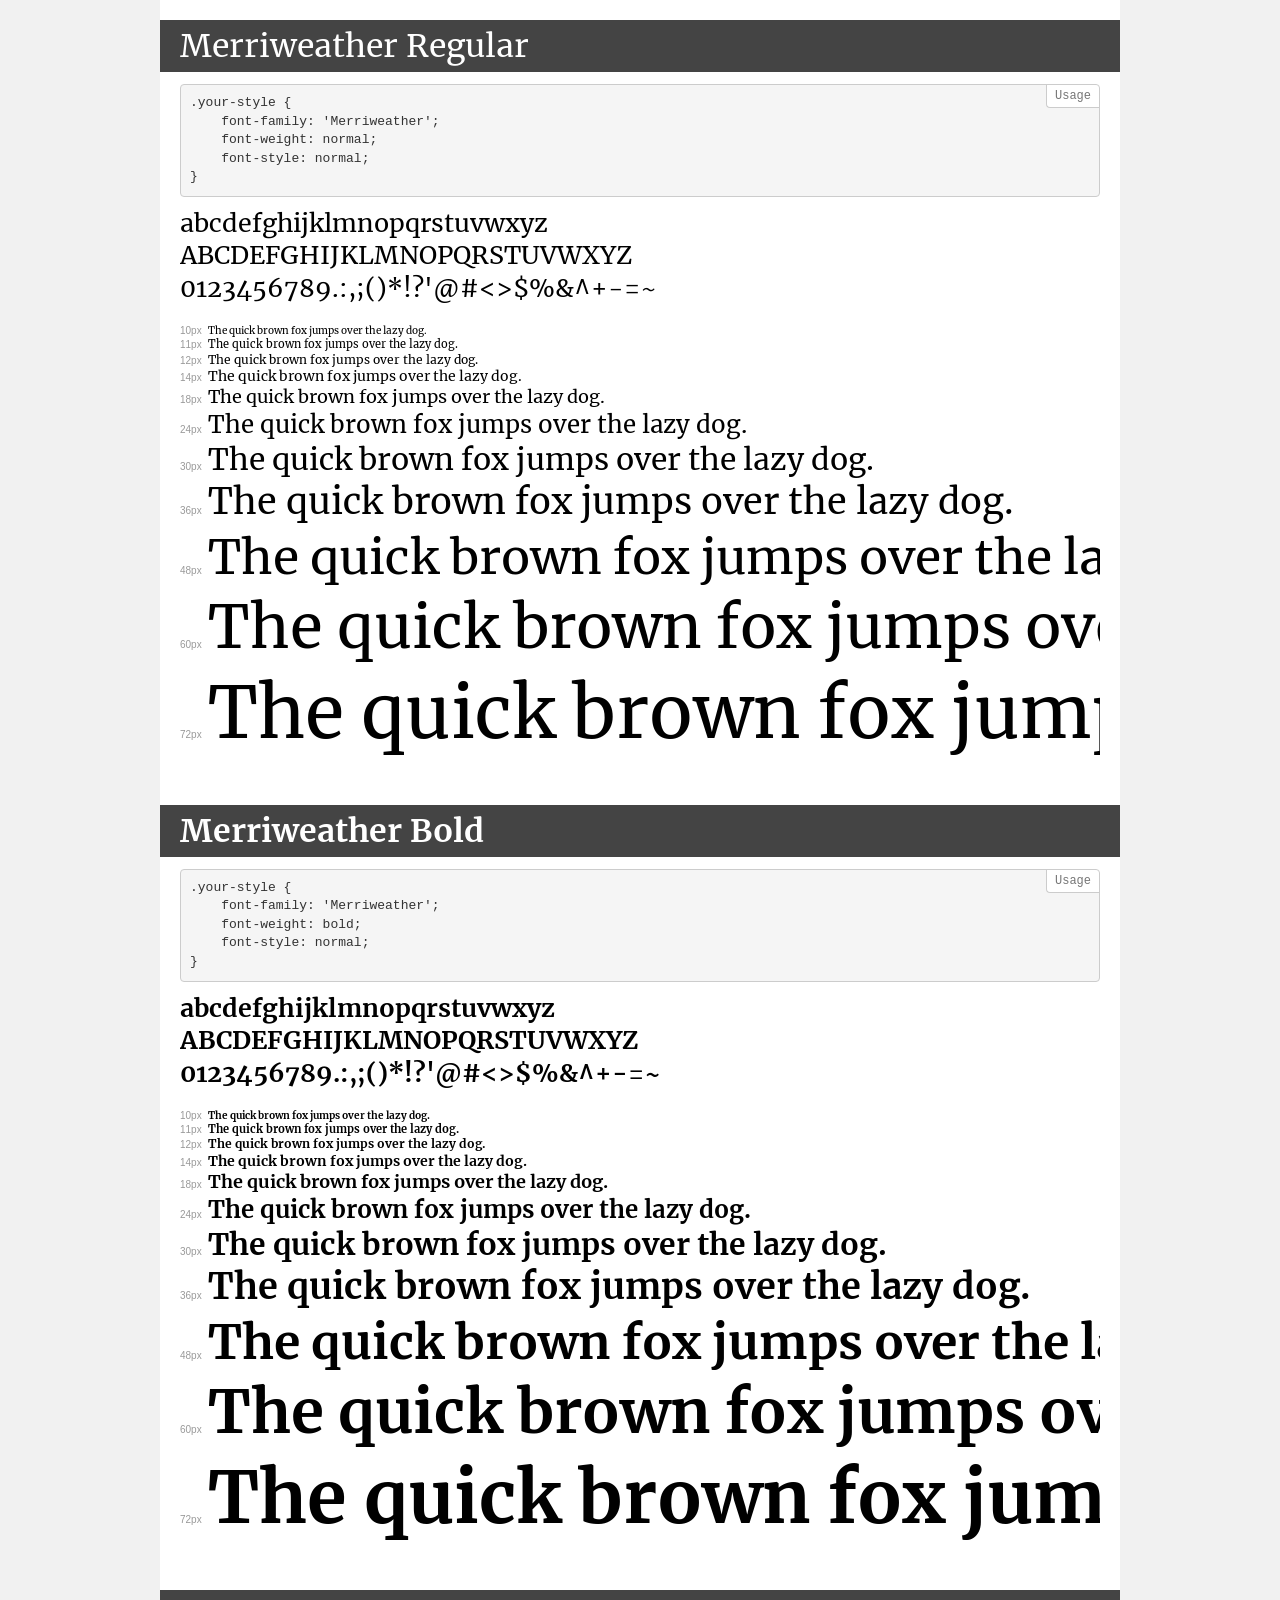
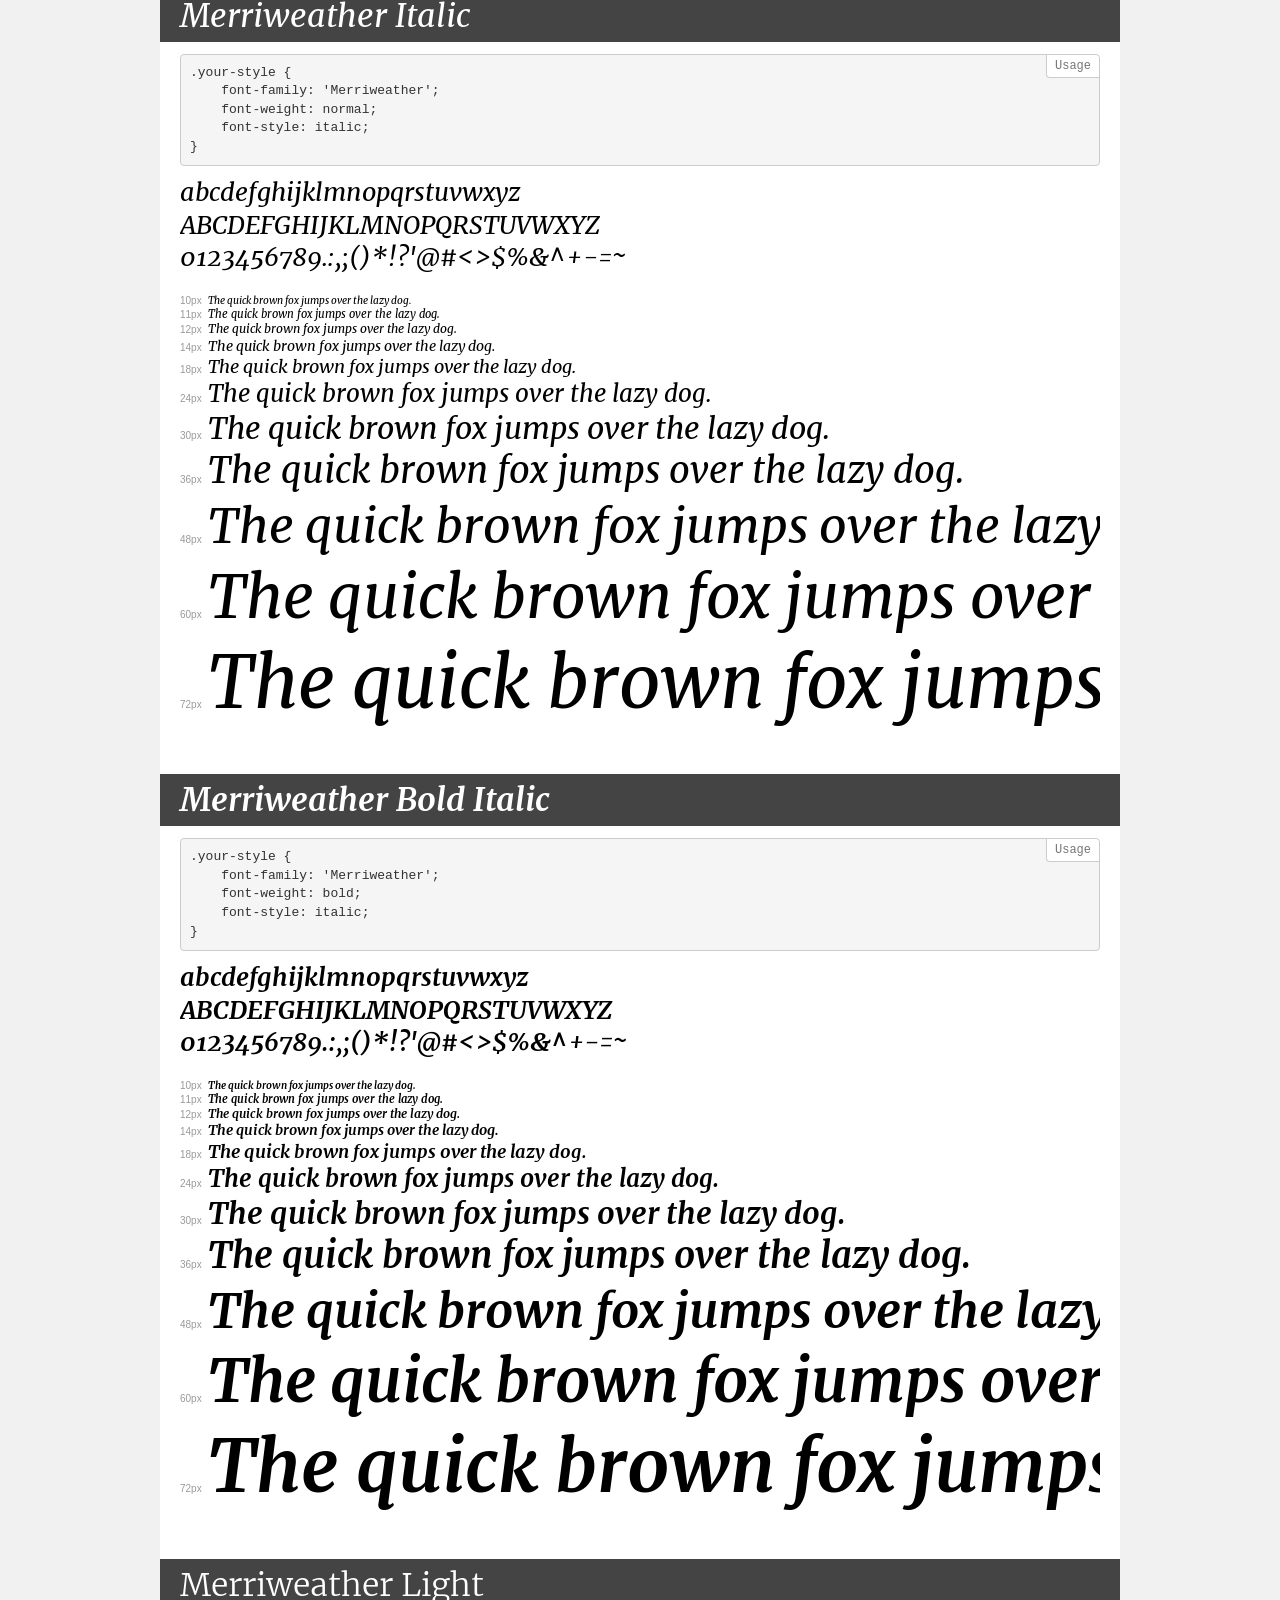
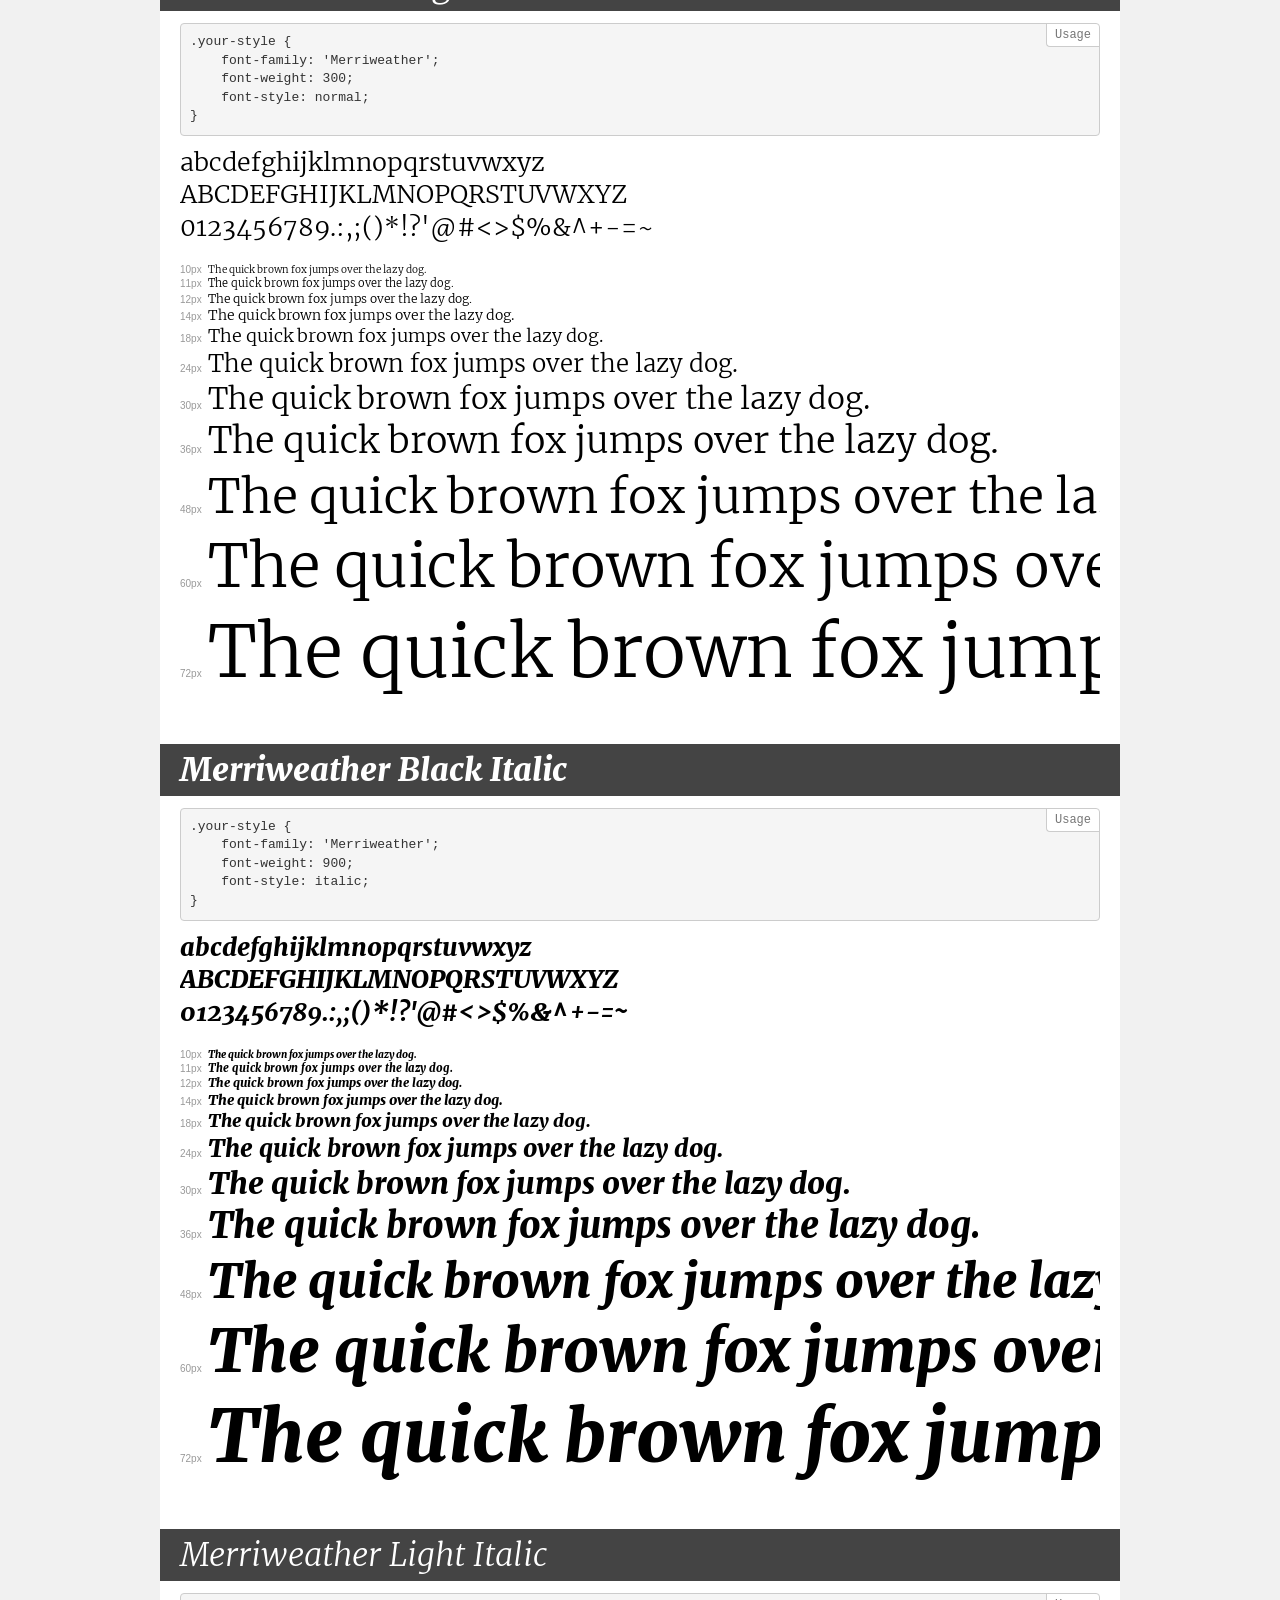
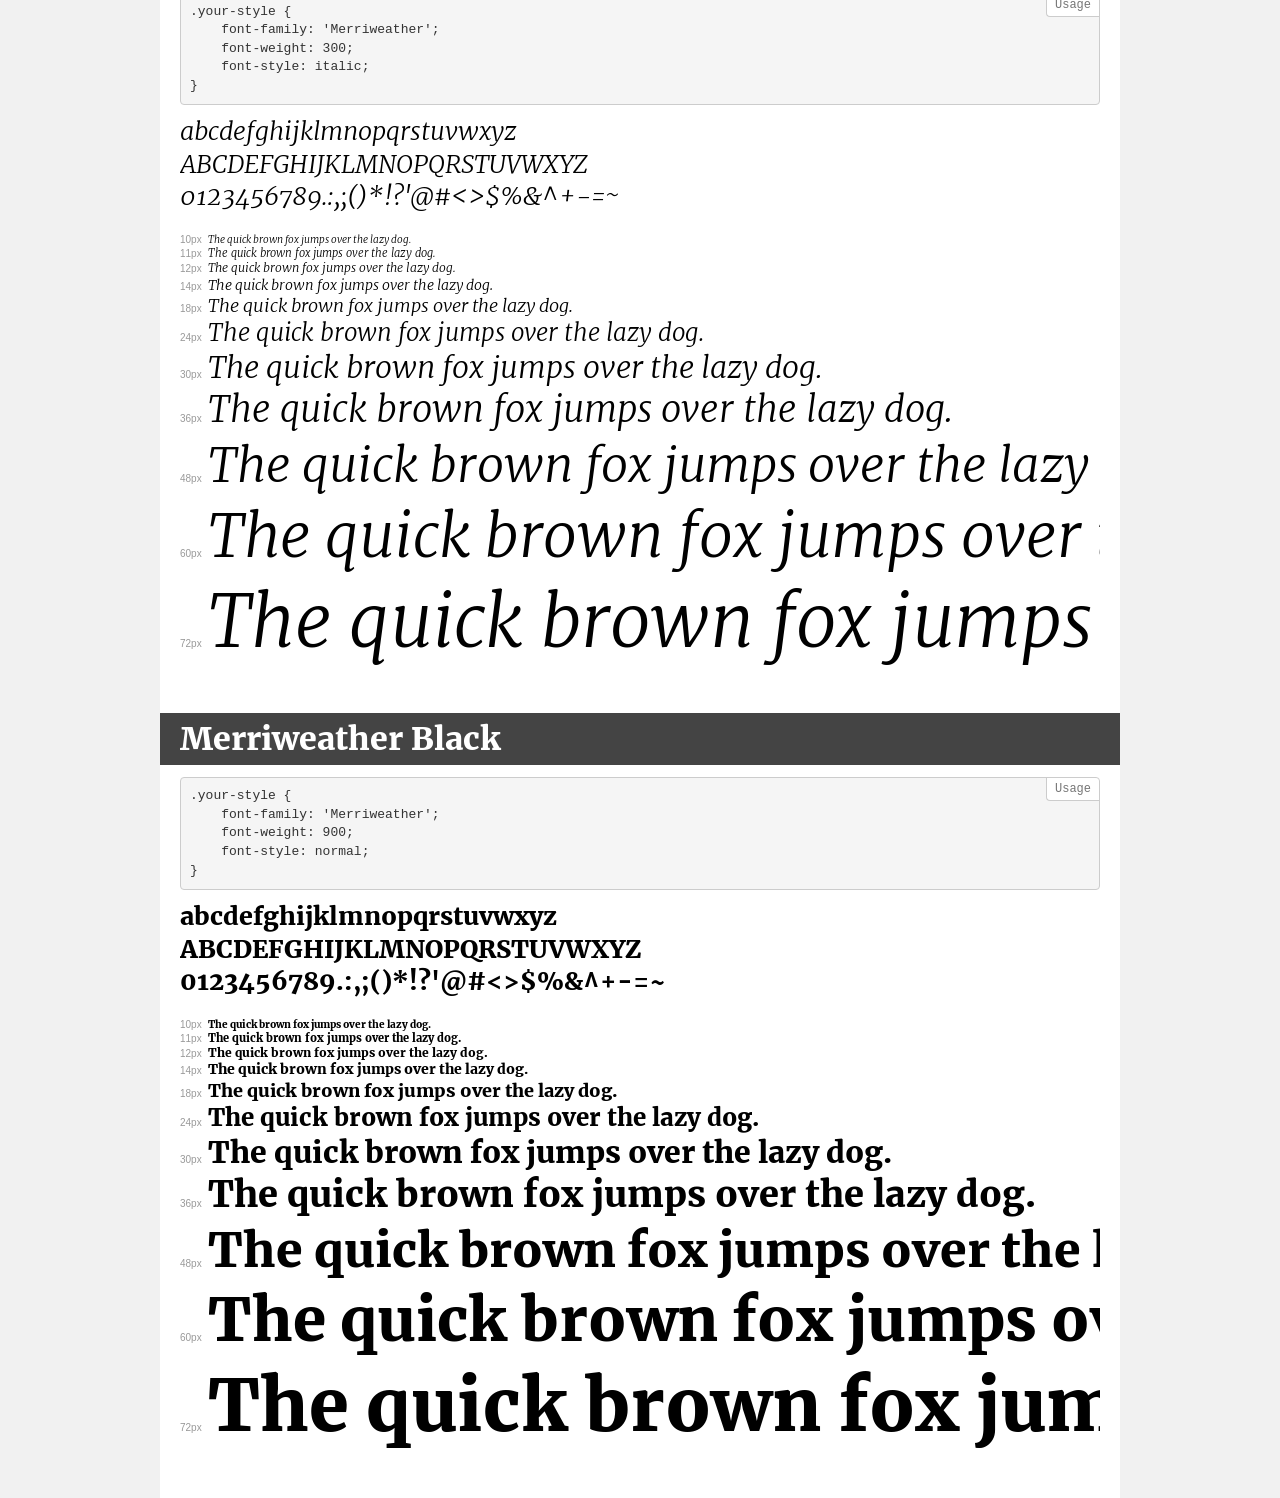
<file: assets/font/Merriweather/demo.html>
<!DOCTYPE html>
<html>
<head>
    <meta charset="utf-8">
    <meta http-equiv="X-UA-Compatible" content="IE=edge">
    <meta name="viewport" content="width=device-width, initial-scale=1">
    <meta name="robots" content="noindex, noarchive">
    <meta name="format-detection" content="telephone=no">
    <title>Transfonter demo</title>
    <link href="stylesheet.css" rel="stylesheet">
    <style>
        /*
        http://meyerweb.com/eric/tools/css/reset/
        v2.0 | 20110126
        License: none (public domain)
        */
        html, body, div, span, applet, object, iframe,
        h1, h2, h3, h4, h5, h6, p, blockquote, pre,
        a, abbr, acronym, address, big, cite, code,
        del, dfn, em, img, ins, kbd, q, s, samp,
        small, strike, strong, sub, sup, tt, var,
        b, u, i, center,
        dl, dt, dd, ol, ul, li,
        fieldset, form, label, legend,
        table, caption, tbody, tfoot, thead, tr, th, td,
        article, aside, canvas, details, embed,
        figure, figcaption, footer, header, hgroup,
        menu, nav, output, ruby, section, summary,
        time, mark, audio, video {
            margin: 0;
            padding: 0;
            border: 0;
            font-size: 100%;
            font: inherit;
            vertical-align: baseline;
        }
        /* HTML5 display-role reset for older browsers */
        article, aside, details, figcaption, figure,
        footer, header, hgroup, menu, nav, section {
            display: block;
        }
        body {
            line-height: 1;
        }
        ol, ul {
            list-style: none;
        }
        blockquote, q {
            quotes: none;
        }
        blockquote:before, blockquote:after,
        q:before, q:after {
            content: '';
            content: none;
        }
        table {
            border-collapse: collapse;
            border-spacing: 0;
        }
        /* common styles */
        body {
            background: #f1f1f1;
            color: #000;
        }
        .page {
            background: #fff;
            width: 920px;
            margin: 0 auto;
            padding: 20px 20px 0 20px;
            overflow: hidden;
        }
        .font-container {
            overflow-x: auto;
            overflow-y: hidden;
            margin-bottom: 40px;
            line-height: 1.3;
            white-space: nowrap;
            padding-bottom: 5px;
        }
        h1 {
            position: relative;
            background: #444;
            font-size: 32px;
            color: #fff;
            padding: 10px 20px;
            margin: 0 -20px 12px -20px;
        }
        .letters {
            font-size: 25px;
            margin-bottom: 20px;
        }
        .s10:before {
            content: '10px';
        }
        .s11:before {
            content: '11px';
        }
        .s12:before {
            content: '12px';
        }
        .s14:before {
            content: '14px';
        }
        .s18:before {
            content: '18px';
        }
        .s24:before {
            content: '24px';
        }
        .s30:before {
            content: '30px';
        }
        .s36:before {
            content: '36px';
        }
        .s48:before {
            content: '48px';
        }
        .s60:before {
            content: '60px';
        }
        .s72:before {
            content: '72px';
        }
        .s10:before, .s11:before, .s12:before, .s14:before,
        .s18:before, .s24:before, .s30:before, .s36:before,
        .s48:before, .s60:before, .s72:before {
            font-family: Arial, sans-serif;
            font-size: 10px;
            font-weight: normal;
            font-style: normal;
            color: #999;
            padding-right: 6px;
        }
        pre {
            display: block;
            position: relative;
            padding: 9px;
            margin: 0 0 10px;
            font-family: Monaco, Menlo, Consolas, "Courier New", monospace !important;
            font-size: 13px;
            line-height: 1.428571429;
            color: #333;
            font-weight: normal !important;
            font-style: normal !important;
            background-color: #f5f5f5;
            border: 1px solid #ccc;
            overflow-x: auto;
            border-radius: 4px;
        }
        pre:after {
            display: block;
            position: absolute;
            right: 0;
            top: 0;
            content: 'Usage';
            line-height: 1;
            padding: 5px 8px;
            font-size: 12px;
            color: #767676;
            background-color: #fff;
            border: 1px solid #ccc;
            border-right: none;
            border-top: none;
            border-radius: 0 4px 0 4px;
            z-index: 10;
        }
        /* responsive */
        @media (max-width: 959px) {
            .page {
                width: auto;
                margin: 0;
            }
        }
    </style>
</head>
<body>
<div class="page">
    <div class="demo" style="font-family: 'Merriweather'; font-weight: normal; font-style: normal;">
        <h1>Merriweather Regular</h1>
        <pre>.your-style {
    font-family: 'Merriweather';
    font-weight: normal;
    font-style: normal;
}</pre>
        <div class="font-container">
            <p class="letters">
                abcdefghijklmnopqrstuvwxyz<br>
ABCDEFGHIJKLMNOPQRSTUVWXYZ<br>
                0123456789.:,;()*!?'@#<>$%&^+-=~
            </p>
            <p class="s10" style="font-size: 10px;">The quick brown fox jumps over the lazy dog.</p>
            <p class="s11" style="font-size: 11px;">The quick brown fox jumps over the lazy dog.</p>
            <p class="s12" style="font-size: 12px;">The quick brown fox jumps over the lazy dog.</p>
            <p class="s14" style="font-size: 14px;">The quick brown fox jumps over the lazy dog.</p>
            <p class="s18" style="font-size: 18px;">The quick brown fox jumps over the lazy dog.</p>
            <p class="s24" style="font-size: 24px;">The quick brown fox jumps over the lazy dog.</p>
            <p class="s30" style="font-size: 30px;">The quick brown fox jumps over the lazy dog.</p>
            <p class="s36" style="font-size: 36px;">The quick brown fox jumps over the lazy dog.</p>
            <p class="s48" style="font-size: 48px;">The quick brown fox jumps over the lazy dog.</p>
            <p class="s60" style="font-size: 60px;">The quick brown fox jumps over the lazy dog.</p>
            <p class="s72" style="font-size: 72px;">The quick brown fox jumps over the lazy dog.</p>
        </div>
    </div>
    <div class="demo" style="font-family: 'Merriweather'; font-weight: bold; font-style: normal;">
        <h1>Merriweather Bold</h1>
        <pre>.your-style {
    font-family: 'Merriweather';
    font-weight: bold;
    font-style: normal;
}</pre>
        <div class="font-container">
            <p class="letters">
                abcdefghijklmnopqrstuvwxyz<br>
ABCDEFGHIJKLMNOPQRSTUVWXYZ<br>
                0123456789.:,;()*!?'@#<>$%&^+-=~
            </p>
            <p class="s10" style="font-size: 10px;">The quick brown fox jumps over the lazy dog.</p>
            <p class="s11" style="font-size: 11px;">The quick brown fox jumps over the lazy dog.</p>
            <p class="s12" style="font-size: 12px;">The quick brown fox jumps over the lazy dog.</p>
            <p class="s14" style="font-size: 14px;">The quick brown fox jumps over the lazy dog.</p>
            <p class="s18" style="font-size: 18px;">The quick brown fox jumps over the lazy dog.</p>
            <p class="s24" style="font-size: 24px;">The quick brown fox jumps over the lazy dog.</p>
            <p class="s30" style="font-size: 30px;">The quick brown fox jumps over the lazy dog.</p>
            <p class="s36" style="font-size: 36px;">The quick brown fox jumps over the lazy dog.</p>
            <p class="s48" style="font-size: 48px;">The quick brown fox jumps over the lazy dog.</p>
            <p class="s60" style="font-size: 60px;">The quick brown fox jumps over the lazy dog.</p>
            <p class="s72" style="font-size: 72px;">The quick brown fox jumps over the lazy dog.</p>
        </div>
    </div>
    <div class="demo" style="font-family: 'Merriweather'; font-weight: normal; font-style: italic;">
        <h1>Merriweather Italic</h1>
        <pre>.your-style {
    font-family: 'Merriweather';
    font-weight: normal;
    font-style: italic;
}</pre>
        <div class="font-container">
            <p class="letters">
                abcdefghijklmnopqrstuvwxyz<br>
ABCDEFGHIJKLMNOPQRSTUVWXYZ<br>
                0123456789.:,;()*!?'@#<>$%&^+-=~
            </p>
            <p class="s10" style="font-size: 10px;">The quick brown fox jumps over the lazy dog.</p>
            <p class="s11" style="font-size: 11px;">The quick brown fox jumps over the lazy dog.</p>
            <p class="s12" style="font-size: 12px;">The quick brown fox jumps over the lazy dog.</p>
            <p class="s14" style="font-size: 14px;">The quick brown fox jumps over the lazy dog.</p>
            <p class="s18" style="font-size: 18px;">The quick brown fox jumps over the lazy dog.</p>
            <p class="s24" style="font-size: 24px;">The quick brown fox jumps over the lazy dog.</p>
            <p class="s30" style="font-size: 30px;">The quick brown fox jumps over the lazy dog.</p>
            <p class="s36" style="font-size: 36px;">The quick brown fox jumps over the lazy dog.</p>
            <p class="s48" style="font-size: 48px;">The quick brown fox jumps over the lazy dog.</p>
            <p class="s60" style="font-size: 60px;">The quick brown fox jumps over the lazy dog.</p>
            <p class="s72" style="font-size: 72px;">The quick brown fox jumps over the lazy dog.</p>
        </div>
    </div>
    <div class="demo" style="font-family: 'Merriweather'; font-weight: bold; font-style: italic;">
        <h1>Merriweather Bold Italic</h1>
        <pre>.your-style {
    font-family: 'Merriweather';
    font-weight: bold;
    font-style: italic;
}</pre>
        <div class="font-container">
            <p class="letters">
                abcdefghijklmnopqrstuvwxyz<br>
ABCDEFGHIJKLMNOPQRSTUVWXYZ<br>
                0123456789.:,;()*!?'@#<>$%&^+-=~
            </p>
            <p class="s10" style="font-size: 10px;">The quick brown fox jumps over the lazy dog.</p>
            <p class="s11" style="font-size: 11px;">The quick brown fox jumps over the lazy dog.</p>
            <p class="s12" style="font-size: 12px;">The quick brown fox jumps over the lazy dog.</p>
            <p class="s14" style="font-size: 14px;">The quick brown fox jumps over the lazy dog.</p>
            <p class="s18" style="font-size: 18px;">The quick brown fox jumps over the lazy dog.</p>
            <p class="s24" style="font-size: 24px;">The quick brown fox jumps over the lazy dog.</p>
            <p class="s30" style="font-size: 30px;">The quick brown fox jumps over the lazy dog.</p>
            <p class="s36" style="font-size: 36px;">The quick brown fox jumps over the lazy dog.</p>
            <p class="s48" style="font-size: 48px;">The quick brown fox jumps over the lazy dog.</p>
            <p class="s60" style="font-size: 60px;">The quick brown fox jumps over the lazy dog.</p>
            <p class="s72" style="font-size: 72px;">The quick brown fox jumps over the lazy dog.</p>
        </div>
    </div>
    <div class="demo" style="font-family: 'Merriweather'; font-weight: 300; font-style: normal;">
        <h1>Merriweather Light</h1>
        <pre>.your-style {
    font-family: 'Merriweather';
    font-weight: 300;
    font-style: normal;
}</pre>
        <div class="font-container">
            <p class="letters">
                abcdefghijklmnopqrstuvwxyz<br>
ABCDEFGHIJKLMNOPQRSTUVWXYZ<br>
                0123456789.:,;()*!?'@#<>$%&^+-=~
            </p>
            <p class="s10" style="font-size: 10px;">The quick brown fox jumps over the lazy dog.</p>
            <p class="s11" style="font-size: 11px;">The quick brown fox jumps over the lazy dog.</p>
            <p class="s12" style="font-size: 12px;">The quick brown fox jumps over the lazy dog.</p>
            <p class="s14" style="font-size: 14px;">The quick brown fox jumps over the lazy dog.</p>
            <p class="s18" style="font-size: 18px;">The quick brown fox jumps over the lazy dog.</p>
            <p class="s24" style="font-size: 24px;">The quick brown fox jumps over the lazy dog.</p>
            <p class="s30" style="font-size: 30px;">The quick brown fox jumps over the lazy dog.</p>
            <p class="s36" style="font-size: 36px;">The quick brown fox jumps over the lazy dog.</p>
            <p class="s48" style="font-size: 48px;">The quick brown fox jumps over the lazy dog.</p>
            <p class="s60" style="font-size: 60px;">The quick brown fox jumps over the lazy dog.</p>
            <p class="s72" style="font-size: 72px;">The quick brown fox jumps over the lazy dog.</p>
        </div>
    </div>
    <div class="demo" style="font-family: 'Merriweather'; font-weight: 900; font-style: italic;">
        <h1>Merriweather Black Italic</h1>
        <pre>.your-style {
    font-family: 'Merriweather';
    font-weight: 900;
    font-style: italic;
}</pre>
        <div class="font-container">
            <p class="letters">
                abcdefghijklmnopqrstuvwxyz<br>
ABCDEFGHIJKLMNOPQRSTUVWXYZ<br>
                0123456789.:,;()*!?'@#<>$%&^+-=~
            </p>
            <p class="s10" style="font-size: 10px;">The quick brown fox jumps over the lazy dog.</p>
            <p class="s11" style="font-size: 11px;">The quick brown fox jumps over the lazy dog.</p>
            <p class="s12" style="font-size: 12px;">The quick brown fox jumps over the lazy dog.</p>
            <p class="s14" style="font-size: 14px;">The quick brown fox jumps over the lazy dog.</p>
            <p class="s18" style="font-size: 18px;">The quick brown fox jumps over the lazy dog.</p>
            <p class="s24" style="font-size: 24px;">The quick brown fox jumps over the lazy dog.</p>
            <p class="s30" style="font-size: 30px;">The quick brown fox jumps over the lazy dog.</p>
            <p class="s36" style="font-size: 36px;">The quick brown fox jumps over the lazy dog.</p>
            <p class="s48" style="font-size: 48px;">The quick brown fox jumps over the lazy dog.</p>
            <p class="s60" style="font-size: 60px;">The quick brown fox jumps over the lazy dog.</p>
            <p class="s72" style="font-size: 72px;">The quick brown fox jumps over the lazy dog.</p>
        </div>
    </div>
    <div class="demo" style="font-family: 'Merriweather'; font-weight: 300; font-style: italic;">
        <h1>Merriweather Light Italic</h1>
        <pre>.your-style {
    font-family: 'Merriweather';
    font-weight: 300;
    font-style: italic;
}</pre>
        <div class="font-container">
            <p class="letters">
                abcdefghijklmnopqrstuvwxyz<br>
ABCDEFGHIJKLMNOPQRSTUVWXYZ<br>
                0123456789.:,;()*!?'@#<>$%&^+-=~
            </p>
            <p class="s10" style="font-size: 10px;">The quick brown fox jumps over the lazy dog.</p>
            <p class="s11" style="font-size: 11px;">The quick brown fox jumps over the lazy dog.</p>
            <p class="s12" style="font-size: 12px;">The quick brown fox jumps over the lazy dog.</p>
            <p class="s14" style="font-size: 14px;">The quick brown fox jumps over the lazy dog.</p>
            <p class="s18" style="font-size: 18px;">The quick brown fox jumps over the lazy dog.</p>
            <p class="s24" style="font-size: 24px;">The quick brown fox jumps over the lazy dog.</p>
            <p class="s30" style="font-size: 30px;">The quick brown fox jumps over the lazy dog.</p>
            <p class="s36" style="font-size: 36px;">The quick brown fox jumps over the lazy dog.</p>
            <p class="s48" style="font-size: 48px;">The quick brown fox jumps over the lazy dog.</p>
            <p class="s60" style="font-size: 60px;">The quick brown fox jumps over the lazy dog.</p>
            <p class="s72" style="font-size: 72px;">The quick brown fox jumps over the lazy dog.</p>
        </div>
    </div>
    <div class="demo" style="font-family: 'Merriweather'; font-weight: 900; font-style: normal;">
        <h1>Merriweather Black</h1>
        <pre>.your-style {
    font-family: 'Merriweather';
    font-weight: 900;
    font-style: normal;
}</pre>
        <div class="font-container">
            <p class="letters">
                abcdefghijklmnopqrstuvwxyz<br>
ABCDEFGHIJKLMNOPQRSTUVWXYZ<br>
                0123456789.:,;()*!?'@#<>$%&^+-=~
            </p>
            <p class="s10" style="font-size: 10px;">The quick brown fox jumps over the lazy dog.</p>
            <p class="s11" style="font-size: 11px;">The quick brown fox jumps over the lazy dog.</p>
            <p class="s12" style="font-size: 12px;">The quick brown fox jumps over the lazy dog.</p>
            <p class="s14" style="font-size: 14px;">The quick brown fox jumps over the lazy dog.</p>
            <p class="s18" style="font-size: 18px;">The quick brown fox jumps over the lazy dog.</p>
            <p class="s24" style="font-size: 24px;">The quick brown fox jumps over the lazy dog.</p>
            <p class="s30" style="font-size: 30px;">The quick brown fox jumps over the lazy dog.</p>
            <p class="s36" style="font-size: 36px;">The quick brown fox jumps over the lazy dog.</p>
            <p class="s48" style="font-size: 48px;">The quick brown fox jumps over the lazy dog.</p>
            <p class="s60" style="font-size: 60px;">The quick brown fox jumps over the lazy dog.</p>
            <p class="s72" style="font-size: 72px;">The quick brown fox jumps over the lazy dog.</p>
        </div>
    </div>
</div>
</body>
</html>
</file>
<file: assets/font/Merriweather/stylesheet.css>
@font-face {
    font-family: 'Merriweather';
    src: url('Merriweather-Regular.eot');
    src: local('Merriweather Regular'), local('Merriweather-Regular'),
        url('Merriweather-Regular.eot?#iefix') format('embedded-opentype'),
        url('Merriweather-Regular.woff2') format('woff2'),
        url('Merriweather-Regular.woff') format('woff'),
        url('Merriweather-Regular.ttf') format('truetype');
    font-weight: normal;
    font-style: normal;
}

@font-face {
    font-family: 'Merriweather';
    src: url('Merriweather-Bold.eot');
    src: local('Merriweather Bold'), local('Merriweather-Bold'),
        url('Merriweather-Bold.eot?#iefix') format('embedded-opentype'),
        url('Merriweather-Bold.woff2') format('woff2'),
        url('Merriweather-Bold.woff') format('woff'),
        url('Merriweather-Bold.ttf') format('truetype');
    font-weight: bold;
    font-style: normal;
}

@font-face {
    font-family: 'Merriweather';
    src: url('Merriweather-Italic.eot');
    src: local('Merriweather Italic'), local('Merriweather-Italic'),
        url('Merriweather-Italic.eot?#iefix') format('embedded-opentype'),
        url('Merriweather-Italic.woff2') format('woff2'),
        url('Merriweather-Italic.woff') format('woff'),
        url('Merriweather-Italic.ttf') format('truetype');
    font-weight: normal;
    font-style: italic;
}

@font-face {
    font-family: 'Merriweather';
    src: url('Merriweather-BoldItalic.eot');
    src: local('Merriweather Bold Italic'), local('Merriweather-BoldItalic'),
        url('Merriweather-BoldItalic.eot?#iefix') format('embedded-opentype'),
        url('Merriweather-BoldItalic.woff2') format('woff2'),
        url('Merriweather-BoldItalic.woff') format('woff'),
        url('Merriweather-BoldItalic.ttf') format('truetype');
    font-weight: bold;
    font-style: italic;
}

@font-face {
    font-family: 'Merriweather';
    src: url('Merriweather-Light.eot');
    src: local('Merriweather Light'), local('Merriweather-Light'),
        url('Merriweather-Light.eot?#iefix') format('embedded-opentype'),
        url('Merriweather-Light.woff2') format('woff2'),
        url('Merriweather-Light.woff') format('woff'),
        url('Merriweather-Light.ttf') format('truetype');
    font-weight: 300;
    font-style: normal;
}

@font-face {
    font-family: 'Merriweather';
    src: url('Merriweather-BlackItalic.eot');
    src: local('Merriweather Black Italic'), local('Merriweather-BlackItalic'),
        url('Merriweather-BlackItalic.eot?#iefix') format('embedded-opentype'),
        url('Merriweather-BlackItalic.woff2') format('woff2'),
        url('Merriweather-BlackItalic.woff') format('woff'),
        url('Merriweather-BlackItalic.ttf') format('truetype');
    font-weight: 900;
    font-style: italic;
}

@font-face {
    font-family: 'Merriweather';
    src: url('Merriweather-LightItalic.eot');
    src: local('Merriweather Light Italic'), local('Merriweather-LightItalic'),
        url('Merriweather-LightItalic.eot?#iefix') format('embedded-opentype'),
        url('Merriweather-LightItalic.woff2') format('woff2'),
        url('Merriweather-LightItalic.woff') format('woff'),
        url('Merriweather-LightItalic.ttf') format('truetype');
    font-weight: 300;
    font-style: italic;
}

@font-face {
    font-family: 'Merriweather';
    src: url('Merriweather-Black.eot');
    src: local('Merriweather Black'), local('Merriweather-Black'),
        url('Merriweather-Black.eot?#iefix') format('embedded-opentype'),
        url('Merriweather-Black.woff2') format('woff2'),
        url('Merriweather-Black.woff') format('woff'),
        url('Merriweather-Black.ttf') format('truetype');
    font-weight: 900;
    font-style: normal;
}
</file>
